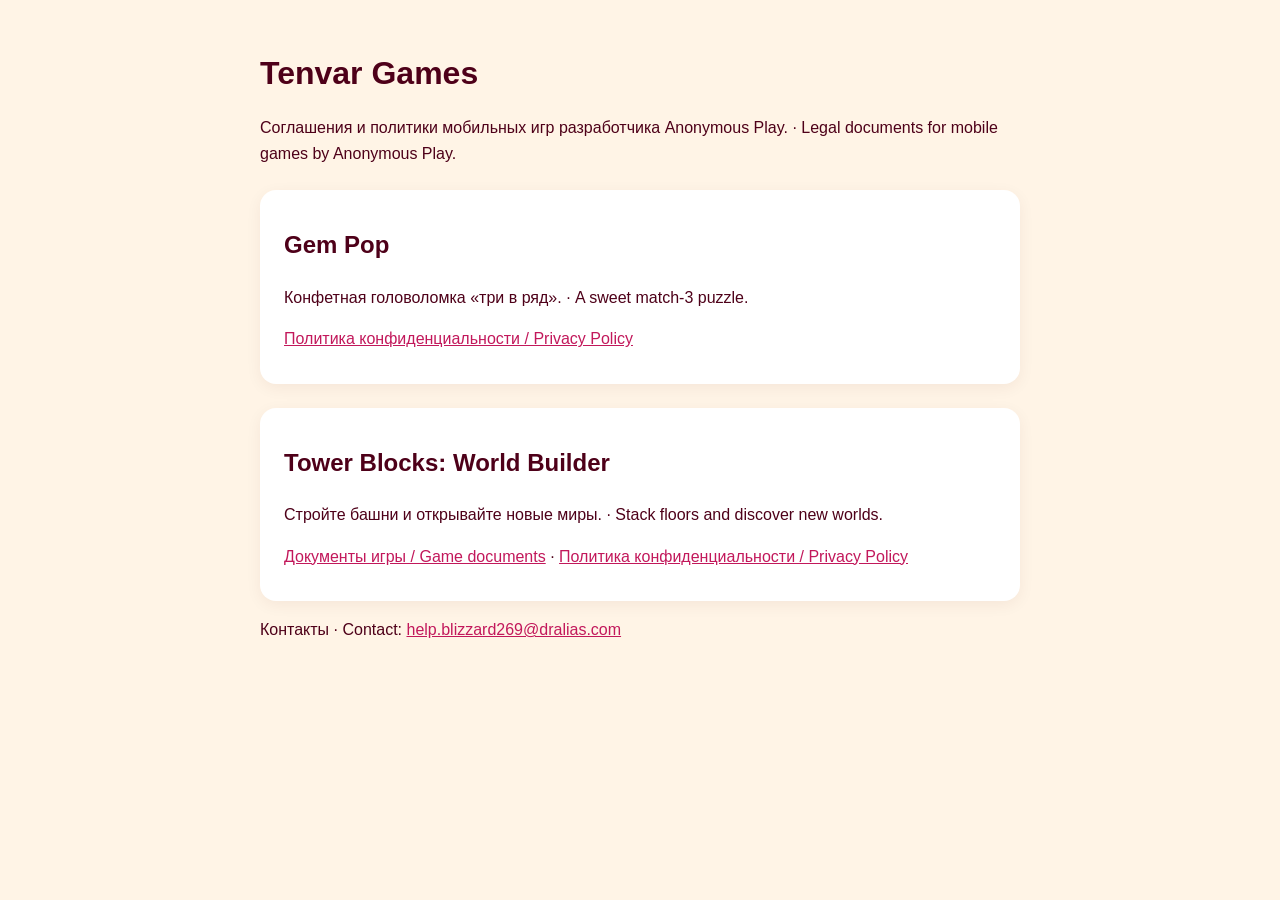
<file: index.html>
<!doctype html>
<html lang="ru">
<head>
<meta charset="utf-8">
<meta name="viewport" content="width=device-width, initial-scale=1">
<title>Tenvar Games</title>
<style>
  body { margin: 0; background: #fff4e6; color: #4e0019; font: 16px/1.6 -apple-system, "Segoe UI", Roboto, Arial, sans-serif; }
  main { max-width: 760px; margin: 0 auto; padding: 48px 16px; }
  h1 { font-size: 32px; margin: 0 0 8px; }
  .game { background: #fff; border-radius: 16px; padding: 16px 24px; margin-top: 24px; box-shadow: 0 4px 16px rgba(78, 0, 25, 0.06); }
  a { color: #c2185b; }
</style>
</head>
<body>
<main>
  <h1>Tenvar Games</h1>
  <p>Соглашения и политики мобильных игр разработчика Anonymous Play. · Legal documents for mobile games by Anonymous Play.</p>
  <div class="game">
    <h2>Gem Pop</h2>
    <p>Конфетная головоломка «три в ряд». · A sweet match-3 puzzle.</p>
    <p><a href="gempop/privacy.html">Политика конфиденциальности / Privacy Policy</a></p>
  </div>
  <div class="game">
    <h2>Tower Blocks: World Builder</h2>
    <p>Стройте башни и открывайте новые миры. · Stack floors and discover new worlds.</p>
    <p><a href="towerblocks/">Документы игры / Game documents</a> · <a href="towerblocks/privacy.html">Политика конфиденциальности / Privacy Policy</a></p>
  </div>
  <p>Контакты · Contact: <a href="mailto:help.blizzard269@dralias.com">help.blizzard269@dralias.com</a></p>
</main>
</body>
</html>
</file>
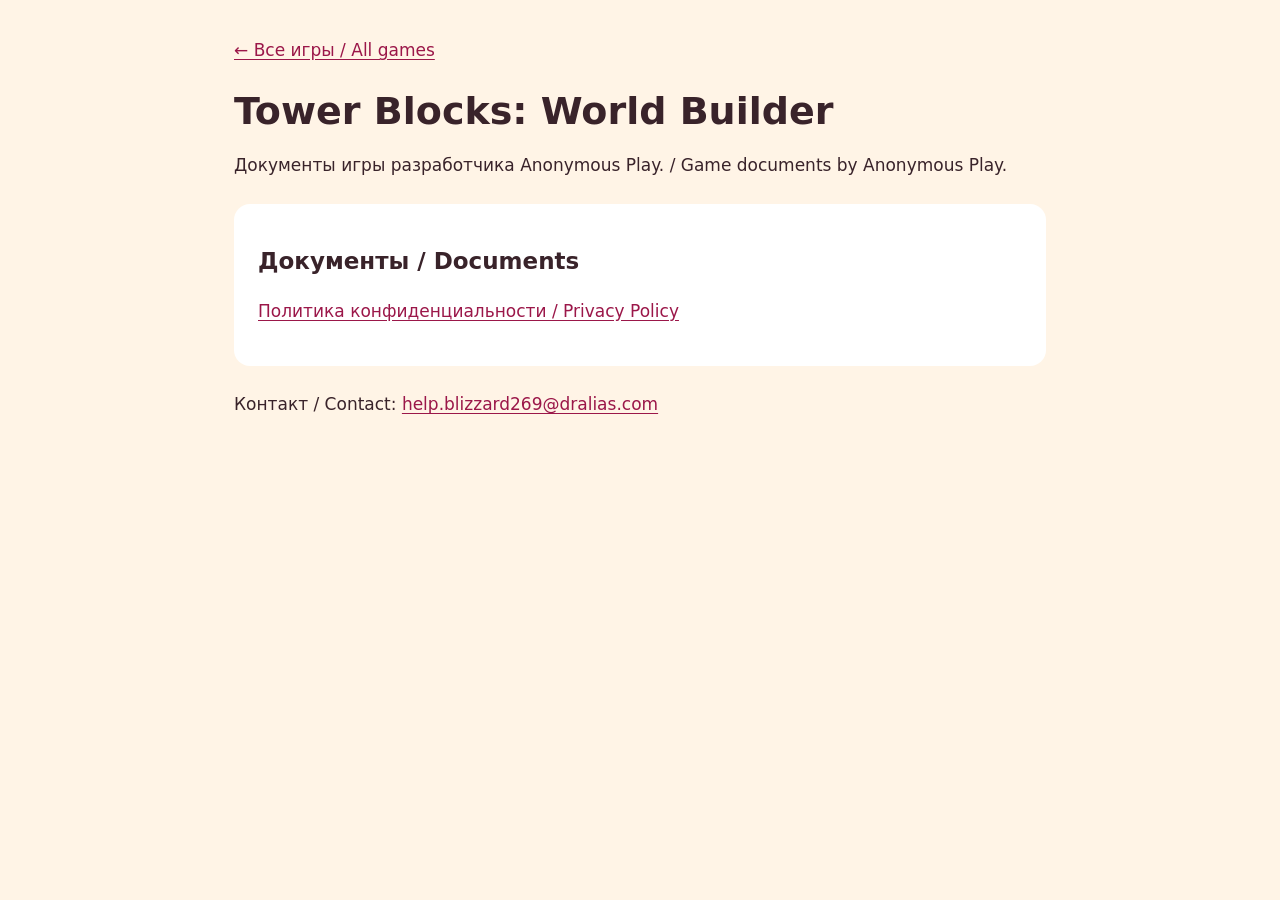
<file: towerblocks/index.html>
<!doctype html>
<html lang="ru"><head><meta charset="utf-8"><meta name="viewport" content="width=device-width,initial-scale=1"><title>Tower Blocks: World Builder — документы</title><link rel="stylesheet" href="../legal.css"></head><body><main>
<nav><a href="../">← Все игры / All games</a></nav>
<h1>Tower Blocks: World Builder</h1>
<p>Документы игры разработчика Anonymous Play. / Game documents by Anonymous Play.</p>
<section><h2>Документы / Documents</h2><p><a href="privacy.html">Политика конфиденциальности / Privacy Policy</a></p></section>
<p>Контакт / Contact: <a href="mailto:help.blizzard269@dralias.com">help.blizzard269@dralias.com</a></p>
</main></body></html>
</file>
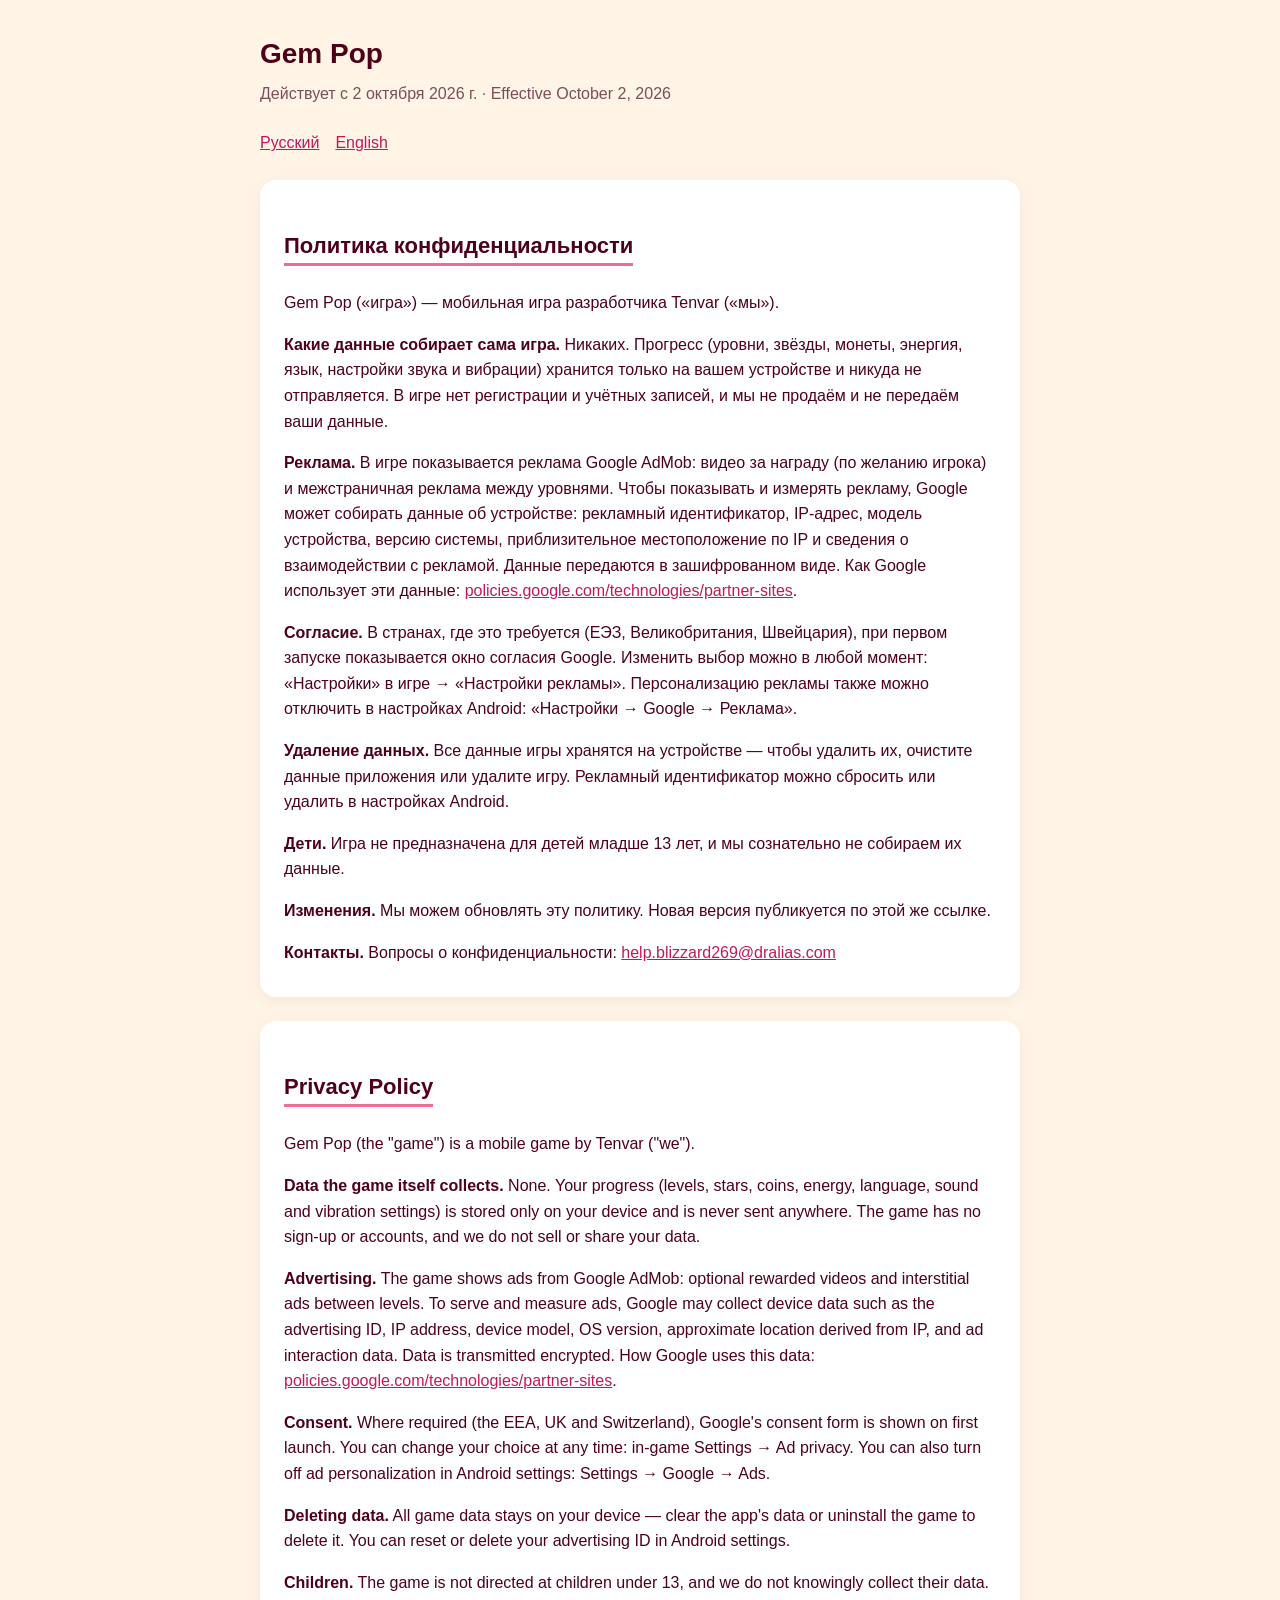
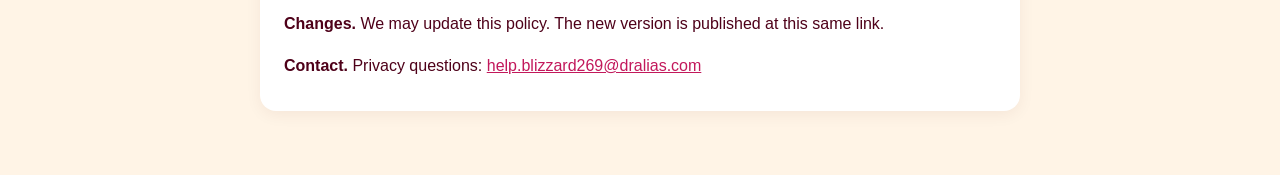
<file: gempop/privacy.html>
<!doctype html>
<html lang="ru">
<head>
<meta charset="utf-8">
<meta name="viewport" content="width=device-width, initial-scale=1">
<title>Gem Pop — Политика конфиденциальности / Privacy Policy</title>
<style>
  :root { --ink: #4e0019; --muted: #7a4f5d; --bg: #fff4e6; --card: #ffffff; --accent: #f06c93; }
  body { margin: 0; background: var(--bg); color: var(--ink); font: 16px/1.6 -apple-system, "Segoe UI", Roboto, Arial, sans-serif; }
  main { max-width: 760px; margin: 0 auto; padding: 32px 16px 64px; }
  h1 { font-size: 28px; margin: 0 0 4px; }
  h2 { font-size: 22px; margin: 40px 0 8px; border-bottom: 3px solid var(--accent); display: inline-block; }
  .date { color: var(--muted); margin: 0 0 24px; }
  section { background: var(--card); border-radius: 16px; padding: 8px 24px 16px; margin-top: 24px; box-shadow: 0 4px 16px rgba(78, 0, 25, 0.06); }
  a { color: #c2185b; }
  nav a { margin-right: 16px; }
</style>
</head>
<body>
<main>
  <h1>Gem Pop</h1>
  <p class="date">Действует с 2 октября 2026 г. · Effective October 2, 2026</p>
  <nav><a href="#ru">Русский</a><a href="#en">English</a></nav>

  <section id="ru">
    <h2>Политика конфиденциальности</h2>
    <p>Gem Pop («игра») — мобильная игра разработчика Tenvar («мы»).</p>
    <p><b>Какие данные собирает сама игра.</b> Никаких. Прогресс (уровни, звёзды, монеты, энергия, язык, настройки звука и вибрации) хранится только на вашем устройстве и никуда не отправляется. В игре нет регистрации и учётных записей, и мы не продаём и не передаём ваши данные.</p>
    <p><b>Реклама.</b> В игре показывается реклама Google AdMob: видео за награду (по желанию игрока) и межстраничная реклама между уровнями. Чтобы показывать и измерять рекламу, Google может собирать данные об устройстве: рекламный идентификатор, IP-адрес, модель устройства, версию системы, приблизительное местоположение по IP и сведения о взаимодействии с рекламой. Данные передаются в зашифрованном виде. Как Google использует эти данные: <a href="https://policies.google.com/technologies/partner-sites">policies.google.com/technologies/partner-sites</a>.</p>
    <p><b>Согласие.</b> В странах, где это требуется (ЕЭЗ, Великобритания, Швейцария), при первом запуске показывается окно согласия Google. Изменить выбор можно в любой момент: «Настройки» в игре → «Настройки рекламы». Персонализацию рекламы также можно отключить в настройках Android: «Настройки → Google → Реклама».</p>
    <p><b>Удаление данных.</b> Все данные игры хранятся на устройстве — чтобы удалить их, очистите данные приложения или удалите игру. Рекламный идентификатор можно сбросить или удалить в настройках Android.</p>
    <p><b>Дети.</b> Игра не предназначена для детей младше 13 лет, и мы сознательно не собираем их данные.</p>
    <p><b>Изменения.</b> Мы можем обновлять эту политику. Новая версия публикуется по этой же ссылке.</p>
    <p><b>Контакты.</b> Вопросы о конфиденциальности: <a href="mailto:help.blizzard269@dralias.com">help.blizzard269@dralias.com</a></p>
  </section>

  <section id="en">
    <h2>Privacy Policy</h2>
    <p>Gem Pop (the "game") is a mobile game by Tenvar ("we").</p>
    <p><b>Data the game itself collects.</b> None. Your progress (levels, stars, coins, energy, language, sound and vibration settings) is stored only on your device and is never sent anywhere. The game has no sign-up or accounts, and we do not sell or share your data.</p>
    <p><b>Advertising.</b> The game shows ads from Google AdMob: optional rewarded videos and interstitial ads between levels. To serve and measure ads, Google may collect device data such as the advertising ID, IP address, device model, OS version, approximate location derived from IP, and ad interaction data. Data is transmitted encrypted. How Google uses this data: <a href="https://policies.google.com/technologies/partner-sites">policies.google.com/technologies/partner-sites</a>.</p>
    <p><b>Consent.</b> Where required (the EEA, UK and Switzerland), Google's consent form is shown on first launch. You can change your choice at any time: in-game Settings → Ad privacy. You can also turn off ad personalization in Android settings: Settings → Google → Ads.</p>
    <p><b>Deleting data.</b> All game data stays on your device — clear the app's data or uninstall the game to delete it. You can reset or delete your advertising ID in Android settings.</p>
    <p><b>Children.</b> The game is not directed at children under 13, and we do not knowingly collect their data.</p>
    <p><b>Changes.</b> We may update this policy. The new version is published at this same link.</p>
    <p><b>Contact.</b> Privacy questions: <a href="mailto:help.blizzard269@dralias.com">help.blizzard269@dralias.com</a></p>
  </section>
</main>
</body>
</html>
</file>
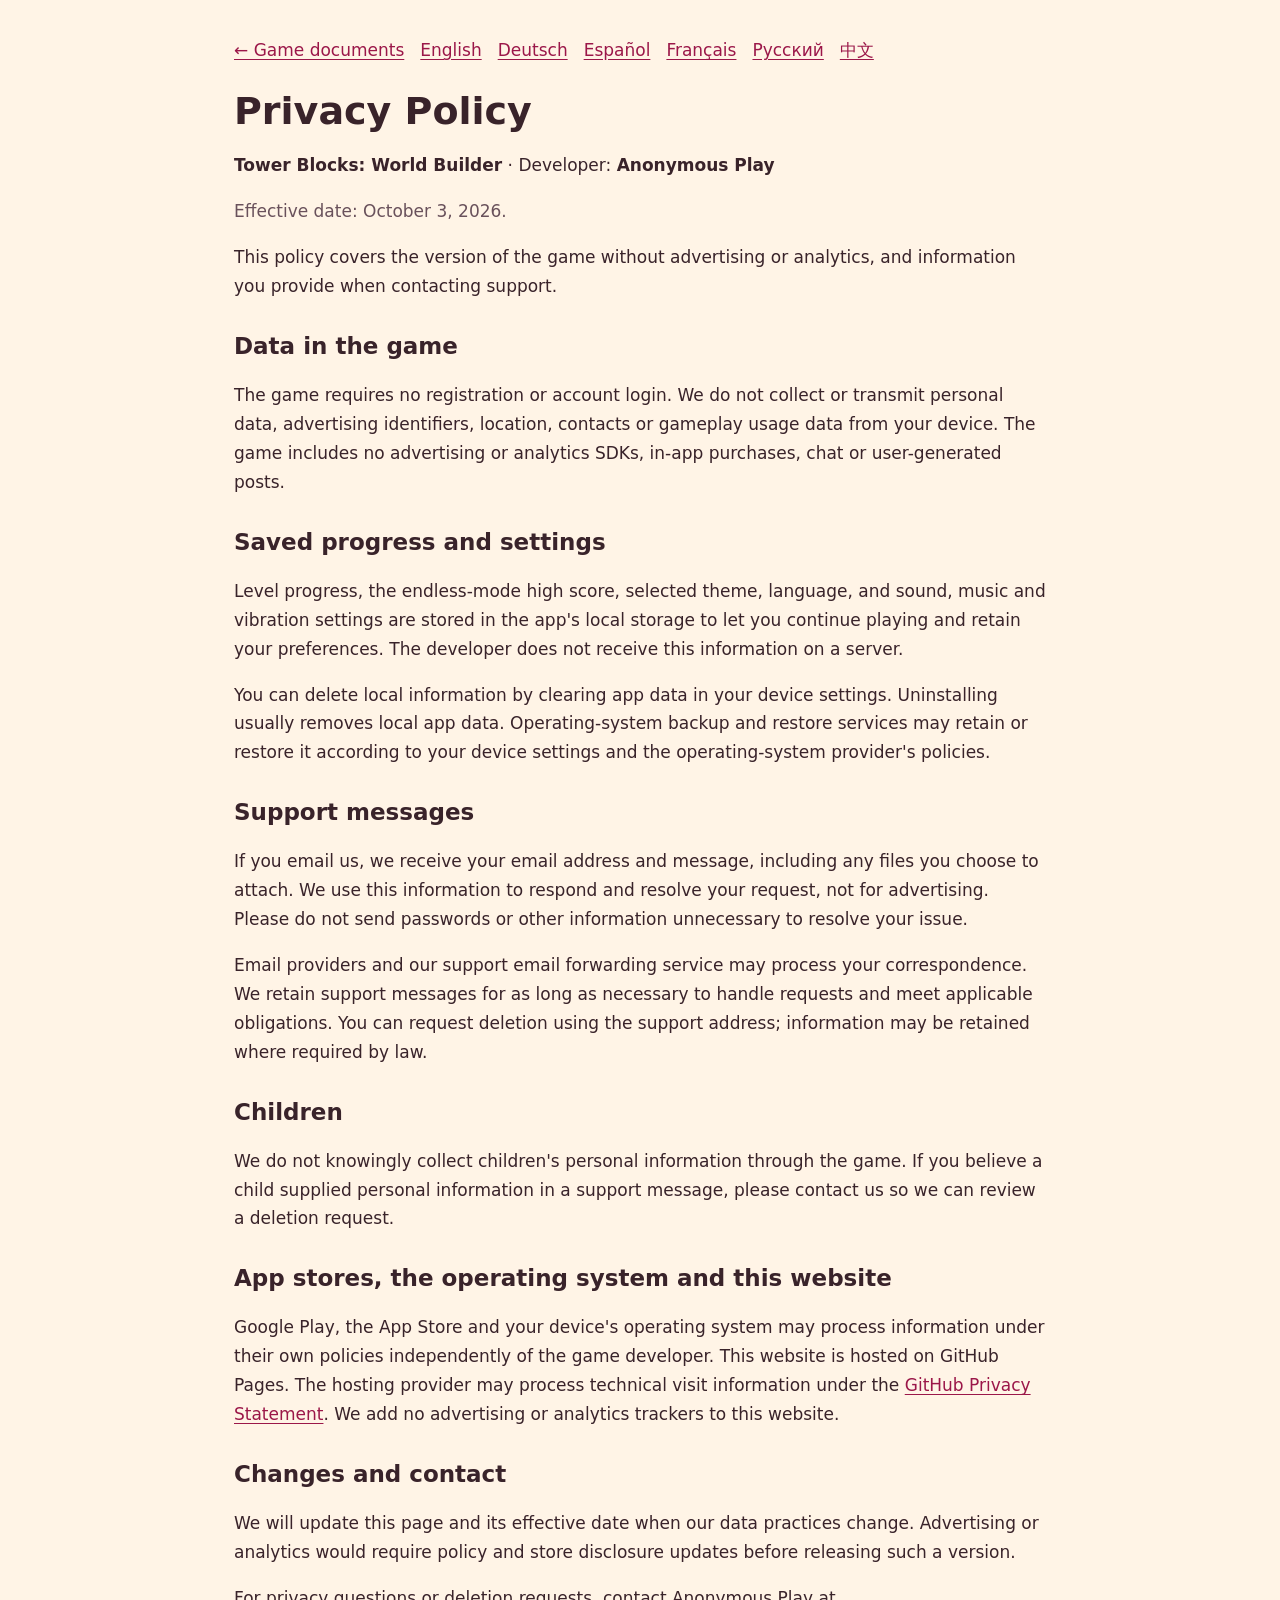
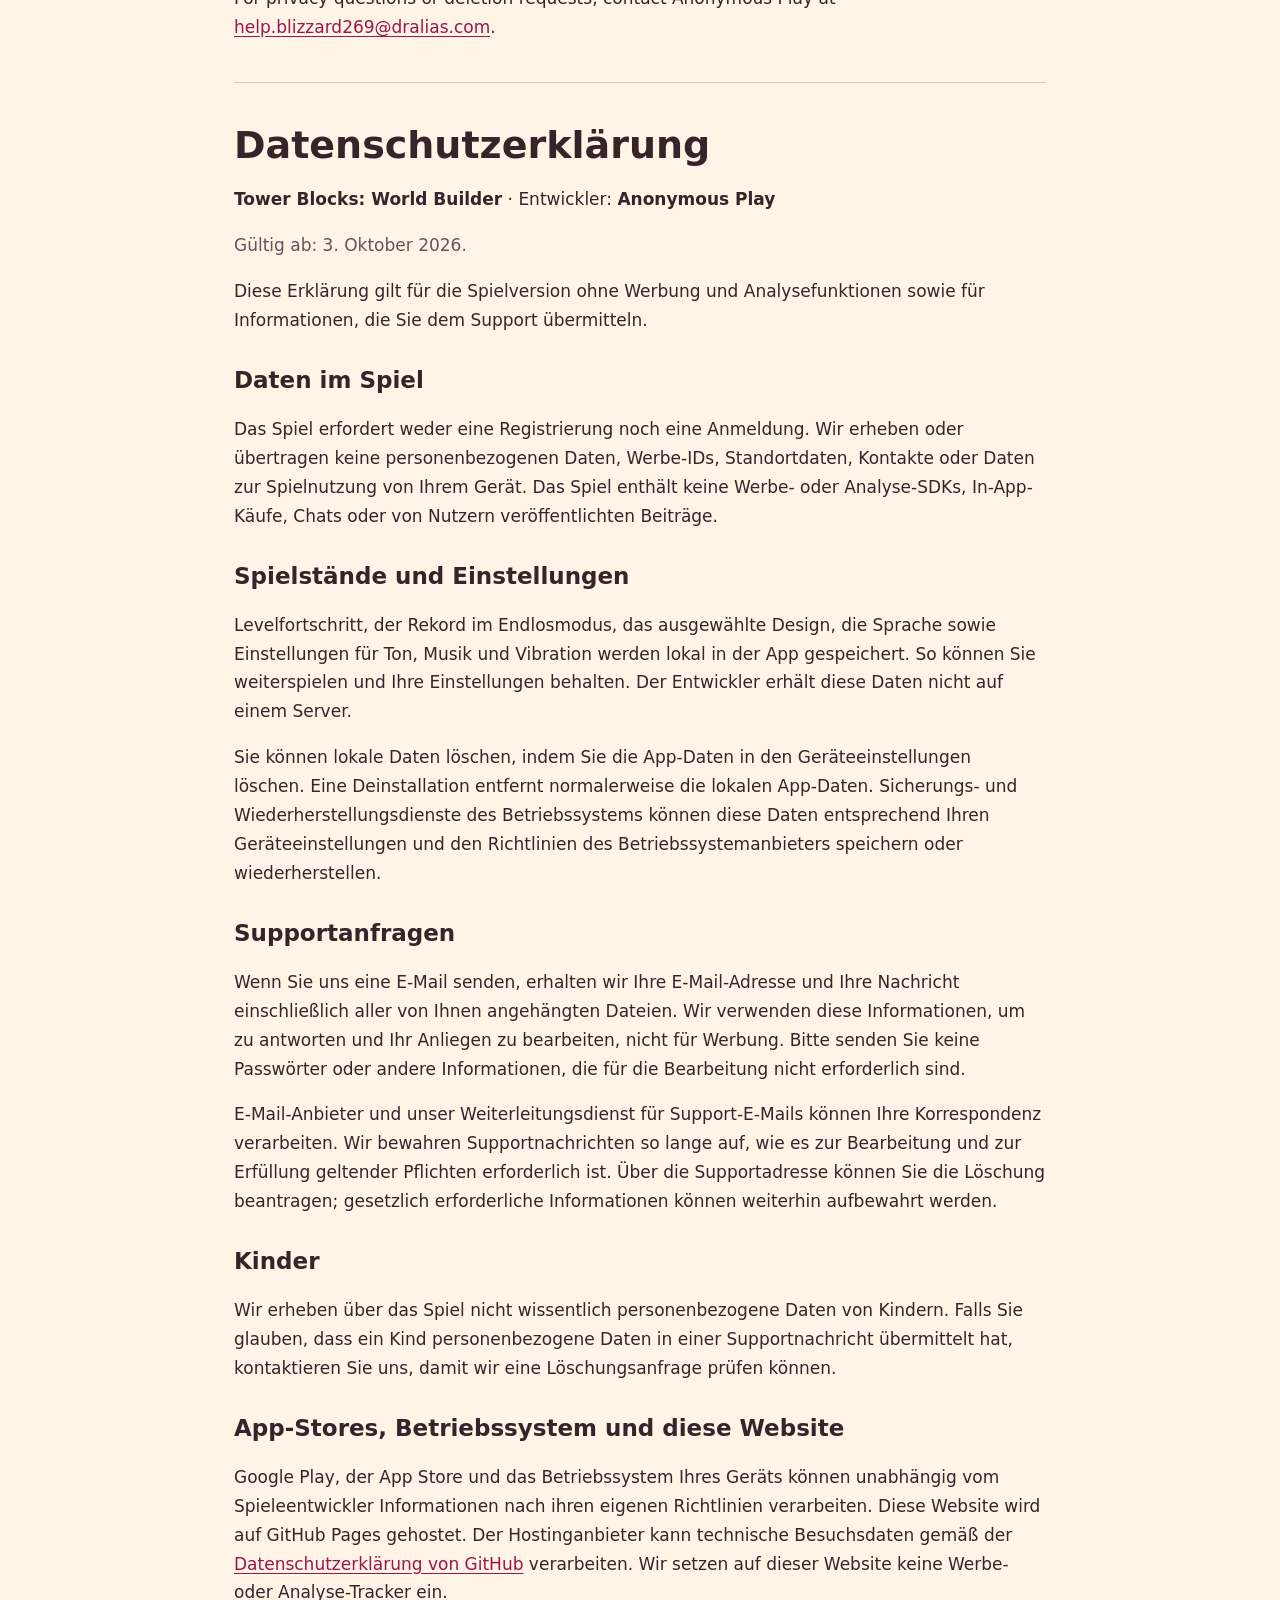
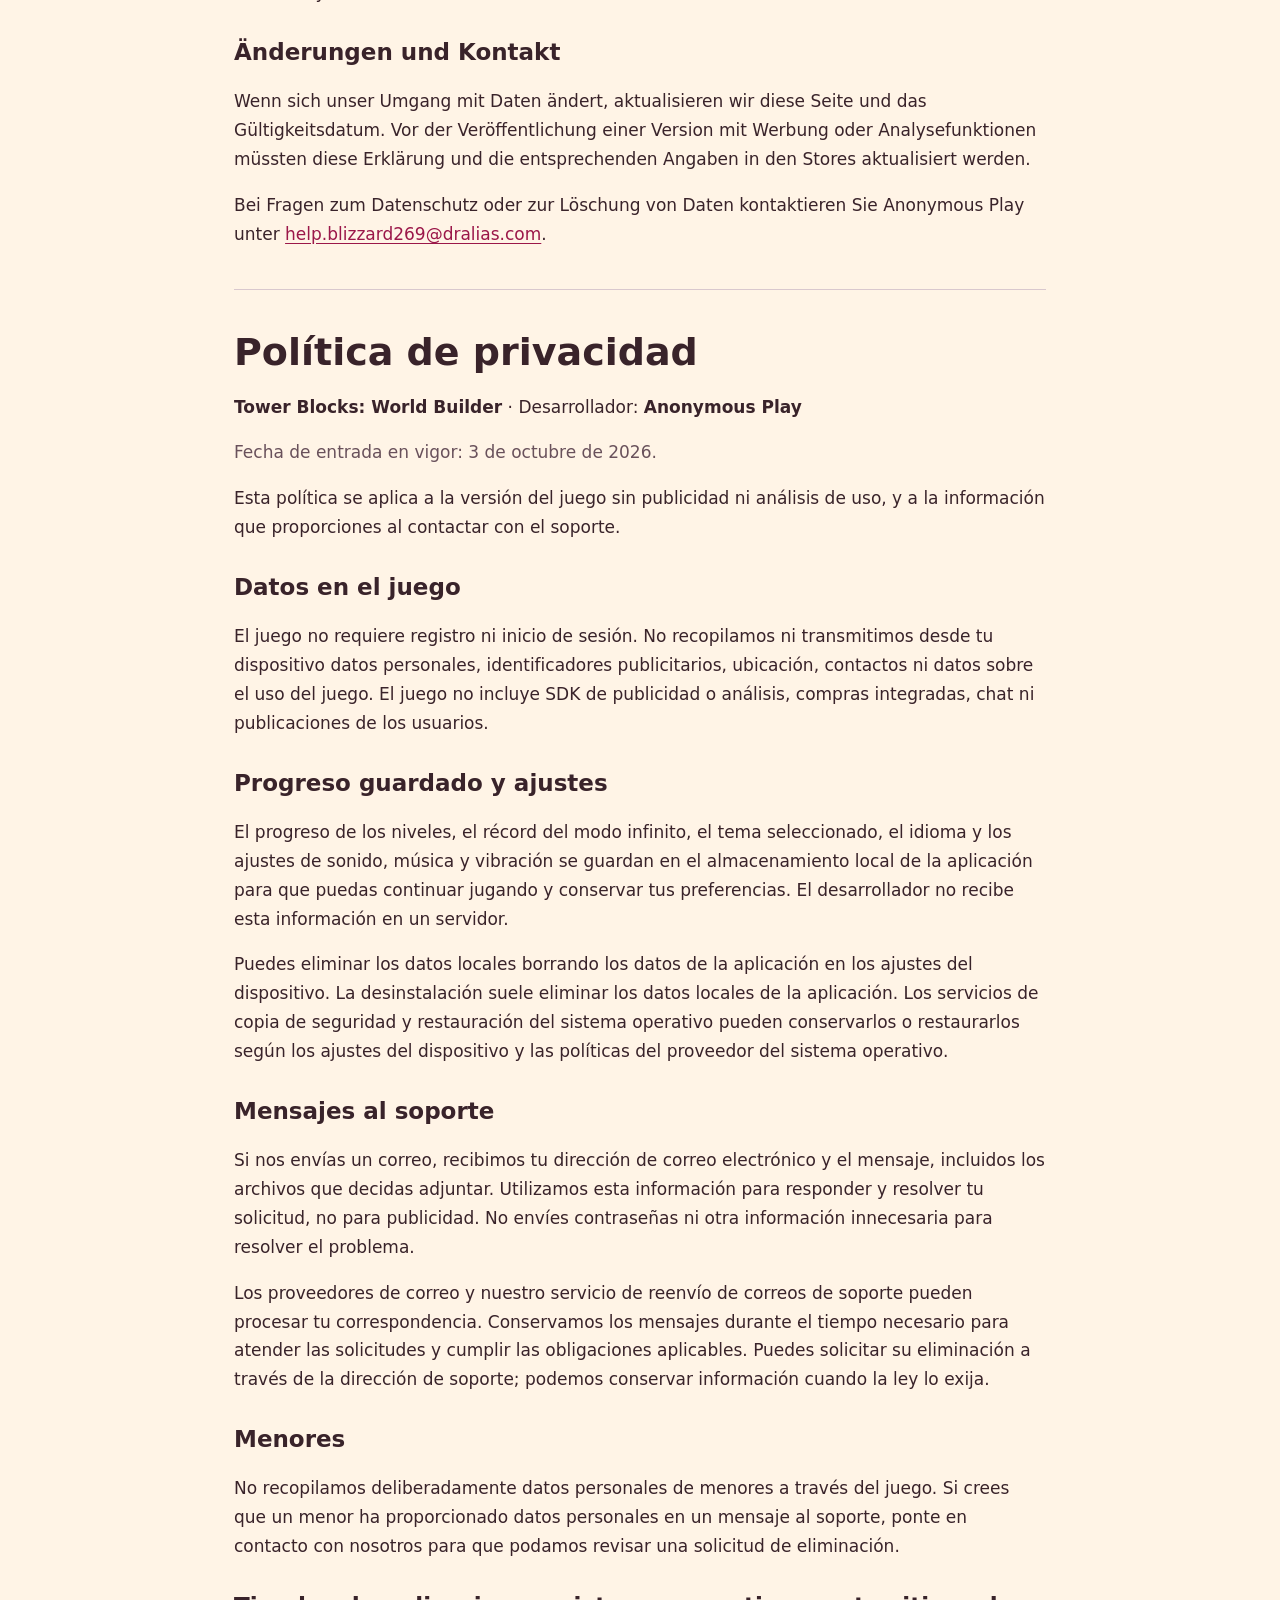
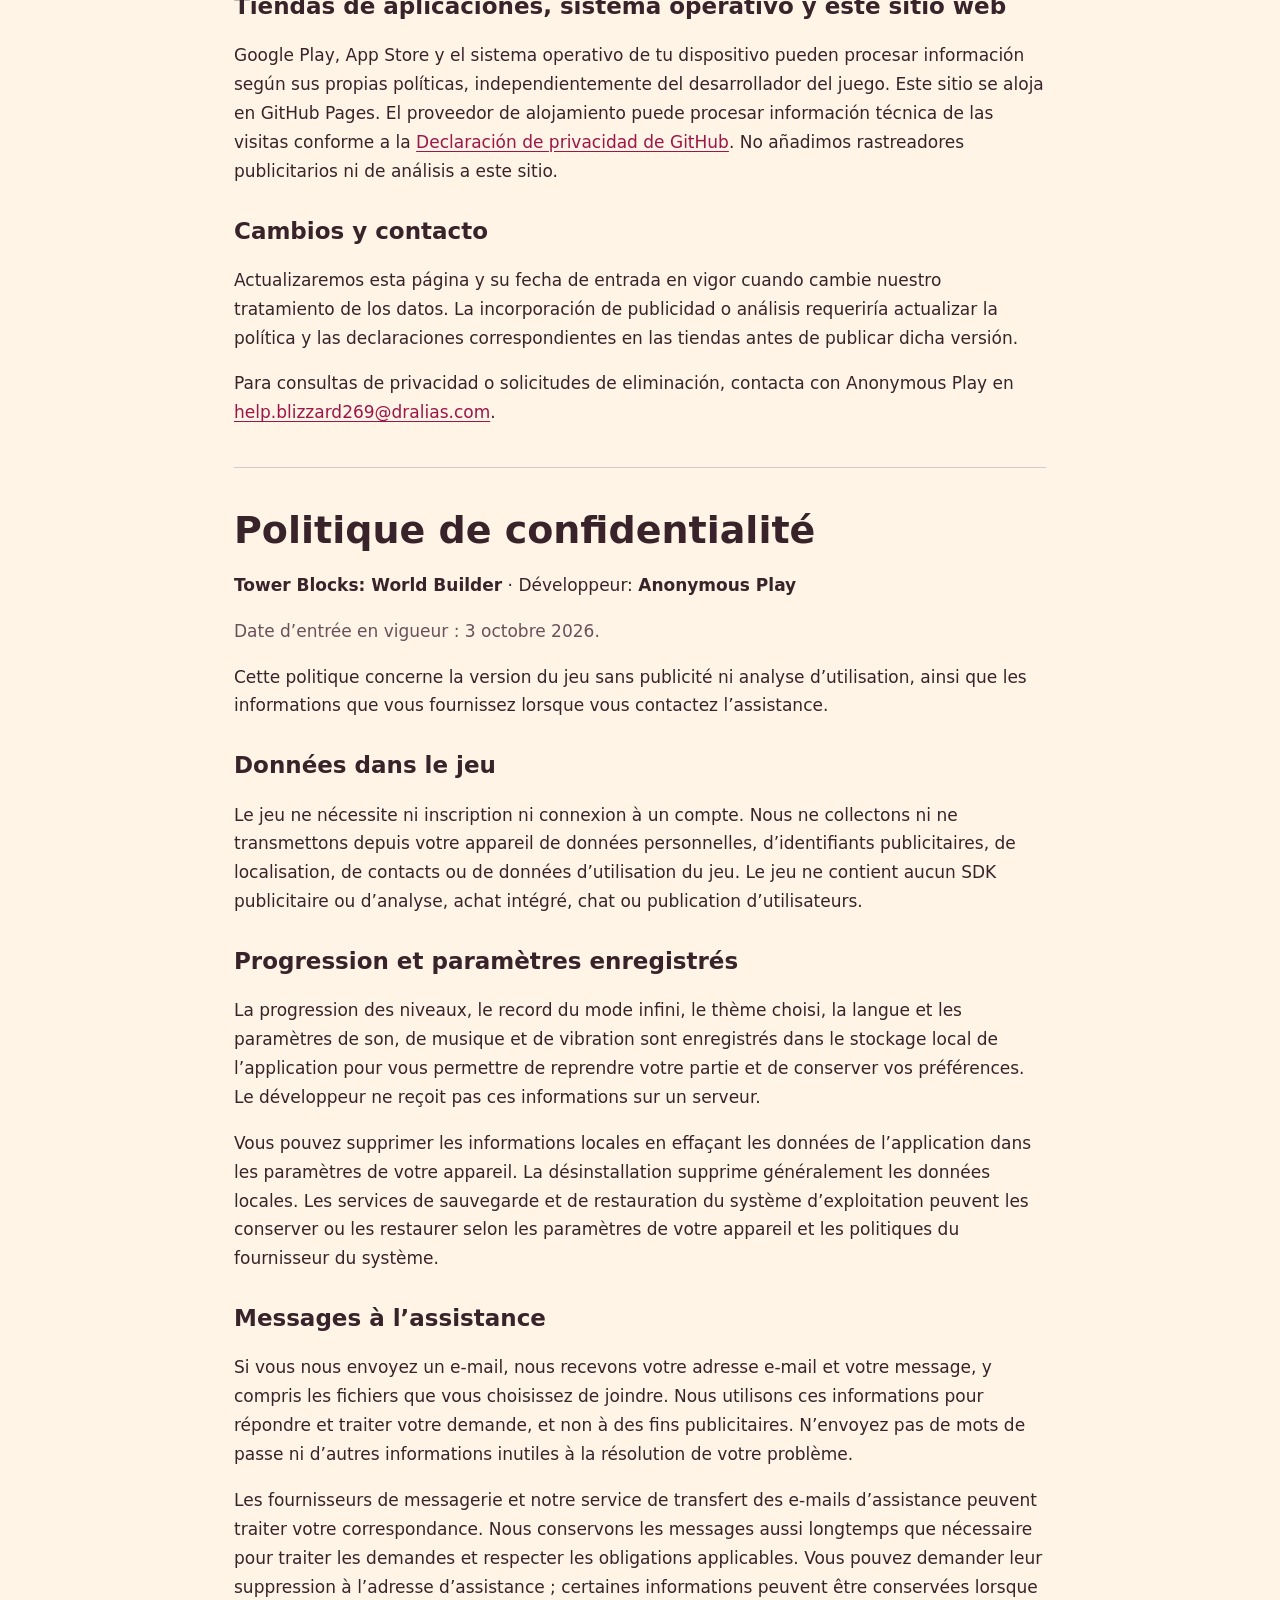
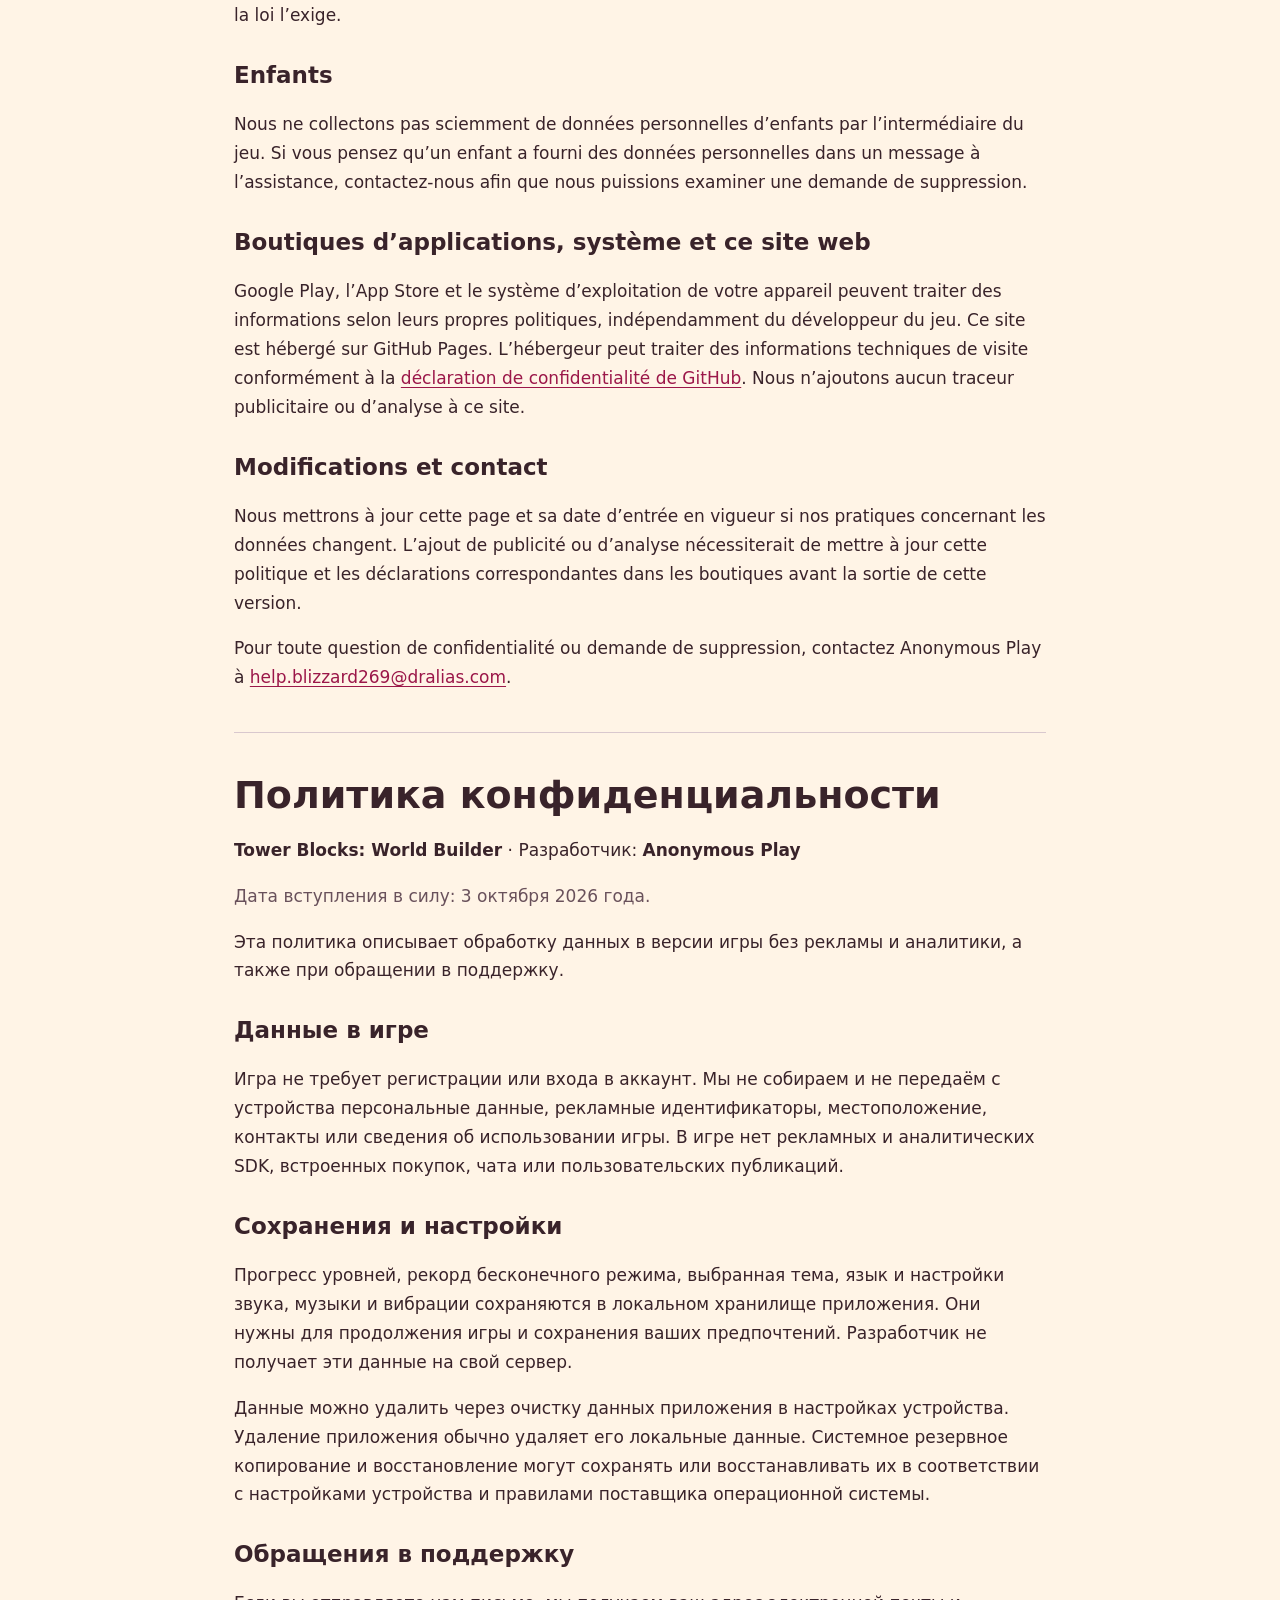
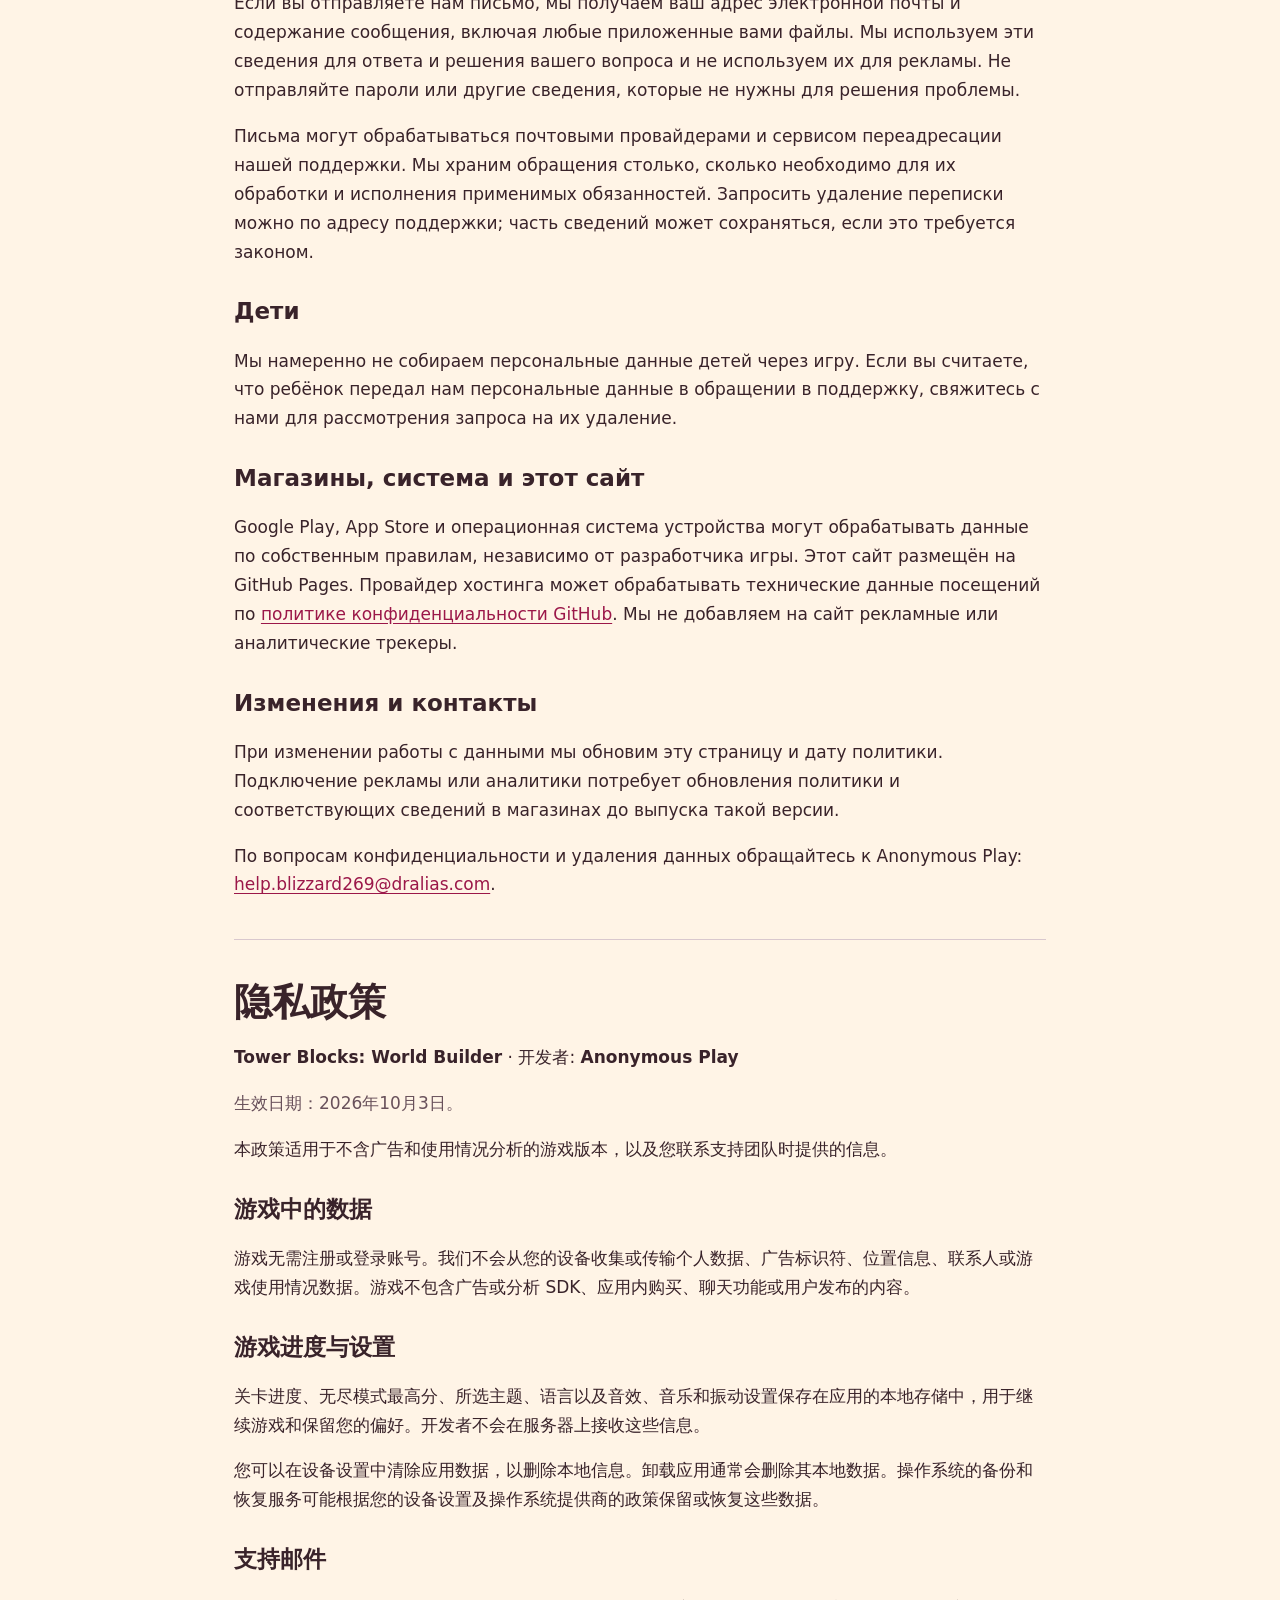
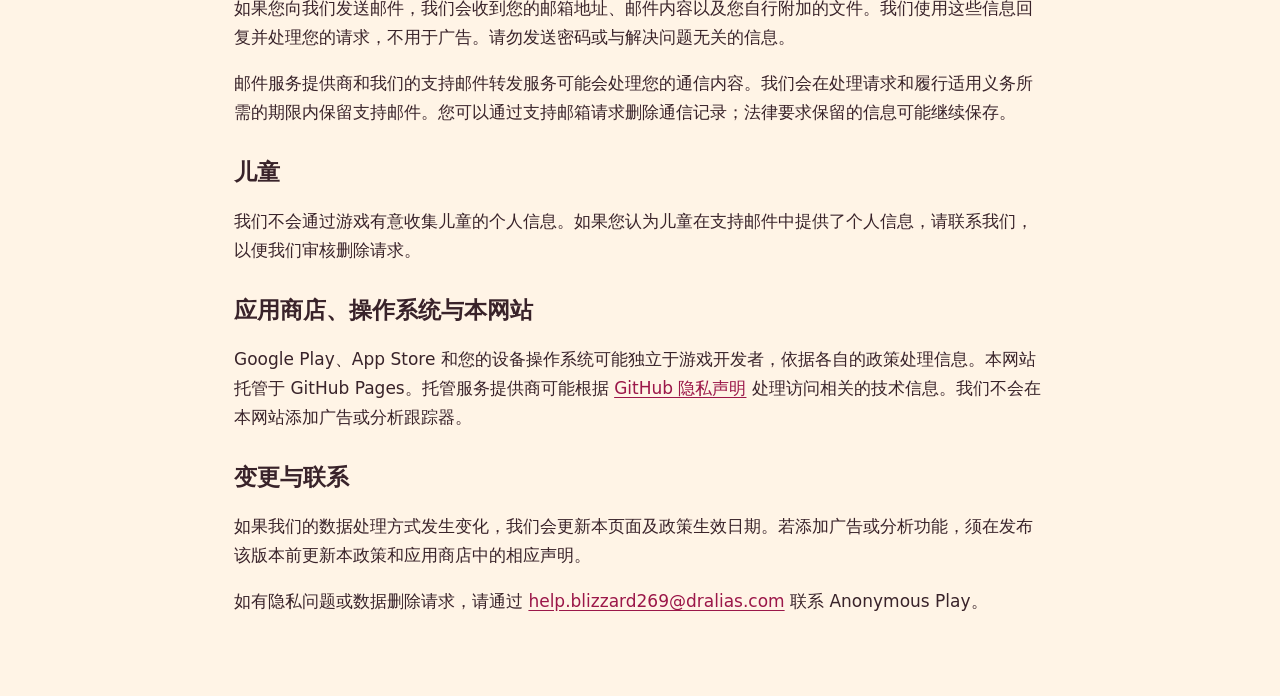
<file: towerblocks/privacy.html>
<!doctype html>
<html lang="en">
<head><meta charset="utf-8"><meta name="viewport" content="width=device-width,initial-scale=1"><meta name="description" content="Privacy policy for Tower Blocks: World Builder by Anonymous Play. No advertising or analytics."><title>Tower Blocks: World Builder — Privacy Policy</title><link rel="stylesheet" href="../legal.css"></head>
<body><main>
<nav aria-label="Languages"><a href="./">← Game documents</a><a href="#en" lang="en">English</a><a href="#de" lang="de">Deutsch</a><a href="#es" lang="es">Español</a><a href="#fr" lang="fr">Français</a><a href="#ru" lang="ru">Русский</a><a href="#zh" lang="zh">中文</a></nav>
<article id="en" lang="en">
<h1>Privacy Policy</h1>
<p><strong>Tower Blocks: World Builder</strong> · Developer: <strong>Anonymous Play</strong></p>
<p class="date">Effective date: October 3, 2026.</p>
<p>This policy covers the version of the game without advertising or analytics, and information you provide when contacting support.</p>
<h2>Data in the game</h2>
<p>The game requires no registration or account login. We do not collect or transmit personal data, advertising identifiers, location, contacts or gameplay usage data from your device. The game includes no advertising or analytics SDKs, in-app purchases, chat or user-generated posts.</p>
<h2>Saved progress and settings</h2>
<p>Level progress, the endless-mode high score, selected theme, language, and sound, music and vibration settings are stored in the app's local storage to let you continue playing and retain your preferences. The developer does not receive this information on a server.</p>
<p>You can delete local information by clearing app data in your device settings. Uninstalling usually removes local app data. Operating-system backup and restore services may retain or restore it according to your device settings and the operating-system provider's policies.</p>
<h2>Support messages</h2>
<p>If you email us, we receive your email address and message, including any files you choose to attach. We use this information to respond and resolve your request, not for advertising. Please do not send passwords or other information unnecessary to resolve your issue.</p>
<p>Email providers and our support email forwarding service may process your correspondence. We retain support messages for as long as necessary to handle requests and meet applicable obligations. You can request deletion using the support address; information may be retained where required by law.</p>
<h2>Children</h2>
<p>We do not knowingly collect children's personal information through the game. If you believe a child supplied personal information in a support message, please contact us so we can review a deletion request.</p>
<h2>App stores, the operating system and this website</h2>
<p>Google Play, the App Store and your device's operating system may process information under their own policies independently of the game developer. This website is hosted on GitHub Pages. The hosting provider may process technical visit information under the <a href="https://docs.github.com/en/site-policy/privacy-policies/github-general-privacy-statement">GitHub Privacy Statement</a>. We add no advertising or analytics trackers to this website.</p>
<h2>Changes and contact</h2>
<p>We will update this page and its effective date when our data practices change. Advertising or analytics would require policy and store disclosure updates before releasing such a version.</p>
<p>For privacy questions or deletion requests, contact Anonymous Play at <a href="mailto:help.blizzard269@dralias.com">help.blizzard269@dralias.com</a>.</p>
</article>
<hr>
<article id="de" lang="de">
<h1>Datenschutzerklärung</h1>
<p><strong>Tower Blocks: World Builder</strong> · Entwickler: <strong>Anonymous Play</strong></p>
<p class="date">Gültig ab: 3. Oktober 2026.</p>
<p>Diese Erklärung gilt für die Spielversion ohne Werbung und Analysefunktionen sowie für Informationen, die Sie dem Support übermitteln.</p>
<h2>Daten im Spiel</h2>
<p>Das Spiel erfordert weder eine Registrierung noch eine Anmeldung. Wir erheben oder übertragen keine personenbezogenen Daten, Werbe-IDs, Standortdaten, Kontakte oder Daten zur Spielnutzung von Ihrem Gerät. Das Spiel enthält keine Werbe- oder Analyse-SDKs, In-App-Käufe, Chats oder von Nutzern veröffentlichten Beiträge.</p>
<h2>Spielstände und Einstellungen</h2>
<p>Levelfortschritt, der Rekord im Endlosmodus, das ausgewählte Design, die Sprache sowie Einstellungen für Ton, Musik und Vibration werden lokal in der App gespeichert. So können Sie weiterspielen und Ihre Einstellungen behalten. Der Entwickler erhält diese Daten nicht auf einem Server.</p>
<p>Sie können lokale Daten löschen, indem Sie die App-Daten in den Geräteeinstellungen löschen. Eine Deinstallation entfernt normalerweise die lokalen App-Daten. Sicherungs- und Wiederherstellungsdienste des Betriebssystems können diese Daten entsprechend Ihren Geräteeinstellungen und den Richtlinien des Betriebssystemanbieters speichern oder wiederherstellen.</p>
<h2>Supportanfragen</h2>
<p>Wenn Sie uns eine E-Mail senden, erhalten wir Ihre E-Mail-Adresse und Ihre Nachricht einschließlich aller von Ihnen angehängten Dateien. Wir verwenden diese Informationen, um zu antworten und Ihr Anliegen zu bearbeiten, nicht für Werbung. Bitte senden Sie keine Passwörter oder andere Informationen, die für die Bearbeitung nicht erforderlich sind.</p>
<p>E-Mail-Anbieter und unser Weiterleitungsdienst für Support-E-Mails können Ihre Korrespondenz verarbeiten. Wir bewahren Supportnachrichten so lange auf, wie es zur Bearbeitung und zur Erfüllung geltender Pflichten erforderlich ist. Über die Supportadresse können Sie die Löschung beantragen; gesetzlich erforderliche Informationen können weiterhin aufbewahrt werden.</p>
<h2>Kinder</h2>
<p>Wir erheben über das Spiel nicht wissentlich personenbezogene Daten von Kindern. Falls Sie glauben, dass ein Kind personenbezogene Daten in einer Supportnachricht übermittelt hat, kontaktieren Sie uns, damit wir eine Löschungsanfrage prüfen können.</p>
<h2>App-Stores, Betriebssystem und diese Website</h2>
<p>Google Play, der App Store und das Betriebssystem Ihres Geräts können unabhängig vom Spieleentwickler Informationen nach ihren eigenen Richtlinien verarbeiten. Diese Website wird auf GitHub Pages gehostet. Der Hostinganbieter kann technische Besuchsdaten gemäß der <a href="https://docs.github.com/en/site-policy/privacy-policies/github-general-privacy-statement">Datenschutzerklärung von GitHub</a> verarbeiten. Wir setzen auf dieser Website keine Werbe- oder Analyse-Tracker ein.</p>
<h2>Änderungen und Kontakt</h2>
<p>Wenn sich unser Umgang mit Daten ändert, aktualisieren wir diese Seite und das Gültigkeitsdatum. Vor der Veröffentlichung einer Version mit Werbung oder Analysefunktionen müssten diese Erklärung und die entsprechenden Angaben in den Stores aktualisiert werden.</p>
<p>Bei Fragen zum Datenschutz oder zur Löschung von Daten kontaktieren Sie Anonymous Play unter <a href="mailto:help.blizzard269@dralias.com">help.blizzard269@dralias.com</a>.</p>
</article>
<hr>
<article id="es" lang="es">
<h1>Política de privacidad</h1>
<p><strong>Tower Blocks: World Builder</strong> · Desarrollador: <strong>Anonymous Play</strong></p>
<p class="date">Fecha de entrada en vigor: 3 de octubre de 2026.</p>
<p>Esta política se aplica a la versión del juego sin publicidad ni análisis de uso, y a la información que proporciones al contactar con el soporte.</p>
<h2>Datos en el juego</h2>
<p>El juego no requiere registro ni inicio de sesión. No recopilamos ni transmitimos desde tu dispositivo datos personales, identificadores publicitarios, ubicación, contactos ni datos sobre el uso del juego. El juego no incluye SDK de publicidad o análisis, compras integradas, chat ni publicaciones de los usuarios.</p>
<h2>Progreso guardado y ajustes</h2>
<p>El progreso de los niveles, el récord del modo infinito, el tema seleccionado, el idioma y los ajustes de sonido, música y vibración se guardan en el almacenamiento local de la aplicación para que puedas continuar jugando y conservar tus preferencias. El desarrollador no recibe esta información en un servidor.</p>
<p>Puedes eliminar los datos locales borrando los datos de la aplicación en los ajustes del dispositivo. La desinstalación suele eliminar los datos locales de la aplicación. Los servicios de copia de seguridad y restauración del sistema operativo pueden conservarlos o restaurarlos según los ajustes del dispositivo y las políticas del proveedor del sistema operativo.</p>
<h2>Mensajes al soporte</h2>
<p>Si nos envías un correo, recibimos tu dirección de correo electrónico y el mensaje, incluidos los archivos que decidas adjuntar. Utilizamos esta información para responder y resolver tu solicitud, no para publicidad. No envíes contraseñas ni otra información innecesaria para resolver el problema.</p>
<p>Los proveedores de correo y nuestro servicio de reenvío de correos de soporte pueden procesar tu correspondencia. Conservamos los mensajes durante el tiempo necesario para atender las solicitudes y cumplir las obligaciones aplicables. Puedes solicitar su eliminación a través de la dirección de soporte; podemos conservar información cuando la ley lo exija.</p>
<h2>Menores</h2>
<p>No recopilamos deliberadamente datos personales de menores a través del juego. Si crees que un menor ha proporcionado datos personales en un mensaje al soporte, ponte en contacto con nosotros para que podamos revisar una solicitud de eliminación.</p>
<h2>Tiendas de aplicaciones, sistema operativo y este sitio web</h2>
<p>Google Play, App Store y el sistema operativo de tu dispositivo pueden procesar información según sus propias políticas, independientemente del desarrollador del juego. Este sitio se aloja en GitHub Pages. El proveedor de alojamiento puede procesar información técnica de las visitas conforme a la <a href="https://docs.github.com/en/site-policy/privacy-policies/github-general-privacy-statement">Declaración de privacidad de GitHub</a>. No añadimos rastreadores publicitarios ni de análisis a este sitio.</p>
<h2>Cambios y contacto</h2>
<p>Actualizaremos esta página y su fecha de entrada en vigor cuando cambie nuestro tratamiento de los datos. La incorporación de publicidad o análisis requeriría actualizar la política y las declaraciones correspondientes en las tiendas antes de publicar dicha versión.</p>
<p>Para consultas de privacidad o solicitudes de eliminación, contacta con Anonymous Play en <a href="mailto:help.blizzard269@dralias.com">help.blizzard269@dralias.com</a>.</p>
</article>
<hr>
<article id="fr" lang="fr">
<h1>Politique de confidentialité</h1>
<p><strong>Tower Blocks: World Builder</strong> · Développeur: <strong>Anonymous Play</strong></p>
<p class="date">Date d’entrée en vigueur : 3 octobre 2026.</p>
<p>Cette politique concerne la version du jeu sans publicité ni analyse d’utilisation, ainsi que les informations que vous fournissez lorsque vous contactez l’assistance.</p>
<h2>Données dans le jeu</h2>
<p>Le jeu ne nécessite ni inscription ni connexion à un compte. Nous ne collectons ni ne transmettons depuis votre appareil de données personnelles, d’identifiants publicitaires, de localisation, de contacts ou de données d’utilisation du jeu. Le jeu ne contient aucun SDK publicitaire ou d’analyse, achat intégré, chat ou publication d’utilisateurs.</p>
<h2>Progression et paramètres enregistrés</h2>
<p>La progression des niveaux, le record du mode infini, le thème choisi, la langue et les paramètres de son, de musique et de vibration sont enregistrés dans le stockage local de l’application pour vous permettre de reprendre votre partie et de conserver vos préférences. Le développeur ne reçoit pas ces informations sur un serveur.</p>
<p>Vous pouvez supprimer les informations locales en effaçant les données de l’application dans les paramètres de votre appareil. La désinstallation supprime généralement les données locales. Les services de sauvegarde et de restauration du système d’exploitation peuvent les conserver ou les restaurer selon les paramètres de votre appareil et les politiques du fournisseur du système.</p>
<h2>Messages à l’assistance</h2>
<p>Si vous nous envoyez un e-mail, nous recevons votre adresse e-mail et votre message, y compris les fichiers que vous choisissez de joindre. Nous utilisons ces informations pour répondre et traiter votre demande, et non à des fins publicitaires. N’envoyez pas de mots de passe ni d’autres informations inutiles à la résolution de votre problème.</p>
<p>Les fournisseurs de messagerie et notre service de transfert des e-mails d’assistance peuvent traiter votre correspondance. Nous conservons les messages aussi longtemps que nécessaire pour traiter les demandes et respecter les obligations applicables. Vous pouvez demander leur suppression à l’adresse d’assistance ; certaines informations peuvent être conservées lorsque la loi l’exige.</p>
<h2>Enfants</h2>
<p>Nous ne collectons pas sciemment de données personnelles d’enfants par l’intermédiaire du jeu. Si vous pensez qu’un enfant a fourni des données personnelles dans un message à l’assistance, contactez-nous afin que nous puissions examiner une demande de suppression.</p>
<h2>Boutiques d’applications, système et ce site web</h2>
<p>Google Play, l’App Store et le système d’exploitation de votre appareil peuvent traiter des informations selon leurs propres politiques, indépendamment du développeur du jeu. Ce site est hébergé sur GitHub Pages. L’hébergeur peut traiter des informations techniques de visite conformément à la <a href="https://docs.github.com/en/site-policy/privacy-policies/github-general-privacy-statement">déclaration de confidentialité de GitHub</a>. Nous n’ajoutons aucun traceur publicitaire ou d’analyse à ce site.</p>
<h2>Modifications et contact</h2>
<p>Nous mettrons à jour cette page et sa date d’entrée en vigueur si nos pratiques concernant les données changent. L’ajout de publicité ou d’analyse nécessiterait de mettre à jour cette politique et les déclarations correspondantes dans les boutiques avant la sortie de cette version.</p>
<p>Pour toute question de confidentialité ou demande de suppression, contactez Anonymous Play à <a href="mailto:help.blizzard269@dralias.com">help.blizzard269@dralias.com</a>.</p>
</article>
<hr>
<article id="ru" lang="ru">
<h1>Политика конфиденциальности</h1>
<p><strong>Tower Blocks: World Builder</strong> · Разработчик: <strong>Anonymous Play</strong></p>
<p class="date">Дата вступления в силу: 3 октября 2026 года.</p>
<p>Эта политика описывает обработку данных в версии игры без рекламы и аналитики, а также при обращении в поддержку.</p>
<h2>Данные в игре</h2>
<p>Игра не требует регистрации или входа в аккаунт. Мы не собираем и не передаём с устройства персональные данные, рекламные идентификаторы, местоположение, контакты или сведения об использовании игры. В игре нет рекламных и аналитических SDK, встроенных покупок, чата или пользовательских публикаций.</p>
<h2>Сохранения и настройки</h2>
<p>Прогресс уровней, рекорд бесконечного режима, выбранная тема, язык и настройки звука, музыки и вибрации сохраняются в локальном хранилище приложения. Они нужны для продолжения игры и сохранения ваших предпочтений. Разработчик не получает эти данные на свой сервер.</p>
<p>Данные можно удалить через очистку данных приложения в настройках устройства. Удаление приложения обычно удаляет его локальные данные. Системное резервное копирование и восстановление могут сохранять или восстанавливать их в соответствии с настройками устройства и правилами поставщика операционной системы.</p>
<h2>Обращения в поддержку</h2>
<p>Если вы отправляете нам письмо, мы получаем ваш адрес электронной почты и содержание сообщения, включая любые приложенные вами файлы. Мы используем эти сведения для ответа и решения вашего вопроса и не используем их для рекламы. Не отправляйте пароли или другие сведения, которые не нужны для решения проблемы.</p>
<p>Письма могут обрабатываться почтовыми провайдерами и сервисом переадресации нашей поддержки. Мы храним обращения столько, сколько необходимо для их обработки и исполнения применимых обязанностей. Запросить удаление переписки можно по адресу поддержки; часть сведений может сохраняться, если это требуется законом.</p>
<h2>Дети</h2>
<p>Мы намеренно не собираем персональные данные детей через игру. Если вы считаете, что ребёнок передал нам персональные данные в обращении в поддержку, свяжитесь с нами для рассмотрения запроса на их удаление.</p>
<h2>Магазины, система и этот сайт</h2>
<p>Google Play, App Store и операционная система устройства могут обрабатывать данные по собственным правилам, независимо от разработчика игры. Этот сайт размещён на GitHub Pages. Провайдер хостинга может обрабатывать технические данные посещений по <a href="https://docs.github.com/en/site-policy/privacy-policies/github-general-privacy-statement">политике конфиденциальности GitHub</a>. Мы не добавляем на сайт рекламные или аналитические трекеры.</p>
<h2>Изменения и контакты</h2>
<p>При изменении работы с данными мы обновим эту страницу и дату политики. Подключение рекламы или аналитики потребует обновления политики и соответствующих сведений в магазинах до выпуска такой версии.</p>
<p>По вопросам конфиденциальности и удаления данных обращайтесь к Anonymous Play: <a href="mailto:help.blizzard269@dralias.com">help.blizzard269@dralias.com</a>.</p>
</article>
<hr>
<article id="zh" lang="zh">
<h1>隐私政策</h1>
<p><strong>Tower Blocks: World Builder</strong> · 开发者: <strong>Anonymous Play</strong></p>
<p class="date">生效日期：2026年10月3日。</p>
<p>本政策适用于不含广告和使用情况分析的游戏版本，以及您联系支持团队时提供的信息。</p>
<h2>游戏中的数据</h2>
<p>游戏无需注册或登录账号。我们不会从您的设备收集或传输个人数据、广告标识符、位置信息、联系人或游戏使用情况数据。游戏不包含广告或分析 SDK、应用内购买、聊天功能或用户发布的内容。</p>
<h2>游戏进度与设置</h2>
<p>关卡进度、无尽模式最高分、所选主题、语言以及音效、音乐和振动设置保存在应用的本地存储中，用于继续游戏和保留您的偏好。开发者不会在服务器上接收这些信息。</p>
<p>您可以在设备设置中清除应用数据，以删除本地信息。卸载应用通常会删除其本地数据。操作系统的备份和恢复服务可能根据您的设备设置及操作系统提供商的政策保留或恢复这些数据。</p>
<h2>支持邮件</h2>
<p>如果您向我们发送邮件，我们会收到您的邮箱地址、邮件内容以及您自行附加的文件。我们使用这些信息回复并处理您的请求，不用于广告。请勿发送密码或与解决问题无关的信息。</p>
<p>邮件服务提供商和我们的支持邮件转发服务可能会处理您的通信内容。我们会在处理请求和履行适用义务所需的期限内保留支持邮件。您可以通过支持邮箱请求删除通信记录；法律要求保留的信息可能继续保存。</p>
<h2>儿童</h2>
<p>我们不会通过游戏有意收集儿童的个人信息。如果您认为儿童在支持邮件中提供了个人信息，请联系我们，以便我们审核删除请求。</p>
<h2>应用商店、操作系统与本网站</h2>
<p>Google Play、App Store 和您的设备操作系统可能独立于游戏开发者，依据各自的政策处理信息。本网站托管于 GitHub Pages。托管服务提供商可能根据 <a href="https://docs.github.com/en/site-policy/privacy-policies/github-general-privacy-statement">GitHub 隐私声明</a> 处理访问相关的技术信息。我们不会在本网站添加广告或分析跟踪器。</p>
<h2>变更与联系</h2>
<p>如果我们的数据处理方式发生变化，我们会更新本页面及政策生效日期。若添加广告或分析功能，须在发布该版本前更新本政策和应用商店中的相应声明。</p>
<p>如有隐私问题或数据删除请求，请通过 <a href="mailto:help.blizzard269@dralias.com">help.blizzard269@dralias.com</a> 联系 Anonymous Play。</p>
</article>
</main></body></html>
</file>
<file: legal.css>
:root{color-scheme:light}*{box-sizing:border-box}body{margin:0;background:#fff4e6;color:#39232a;font:17px/1.7 system-ui,-apple-system,"Segoe UI",sans-serif}main{max-width:860px;margin:auto;padding:36px 24px 64px}h1{font-size:clamp(26px,5vw,38px);line-height:1.2;margin:24px 0 12px}h2{font-size:23px;line-height:1.35;margin-top:30px}a{color:#9b1749;text-underline-offset:3px}nav{display:flex;flex-wrap:wrap;gap:16px}.date{color:#69515b}section{background:#fff;padding:12px 24px 24px;border-radius:16px;margin:24px 0}hr{border:0;border-top:1px solid #d9c8ce;margin:40px 0}@media(max-width:480px){main{padding:24px 16px 40px}section{padding:8px 16px 20px}}@media print{body{background:#fff}main{max-width:none}section{padding:0}nav{display:none}}
</file>
